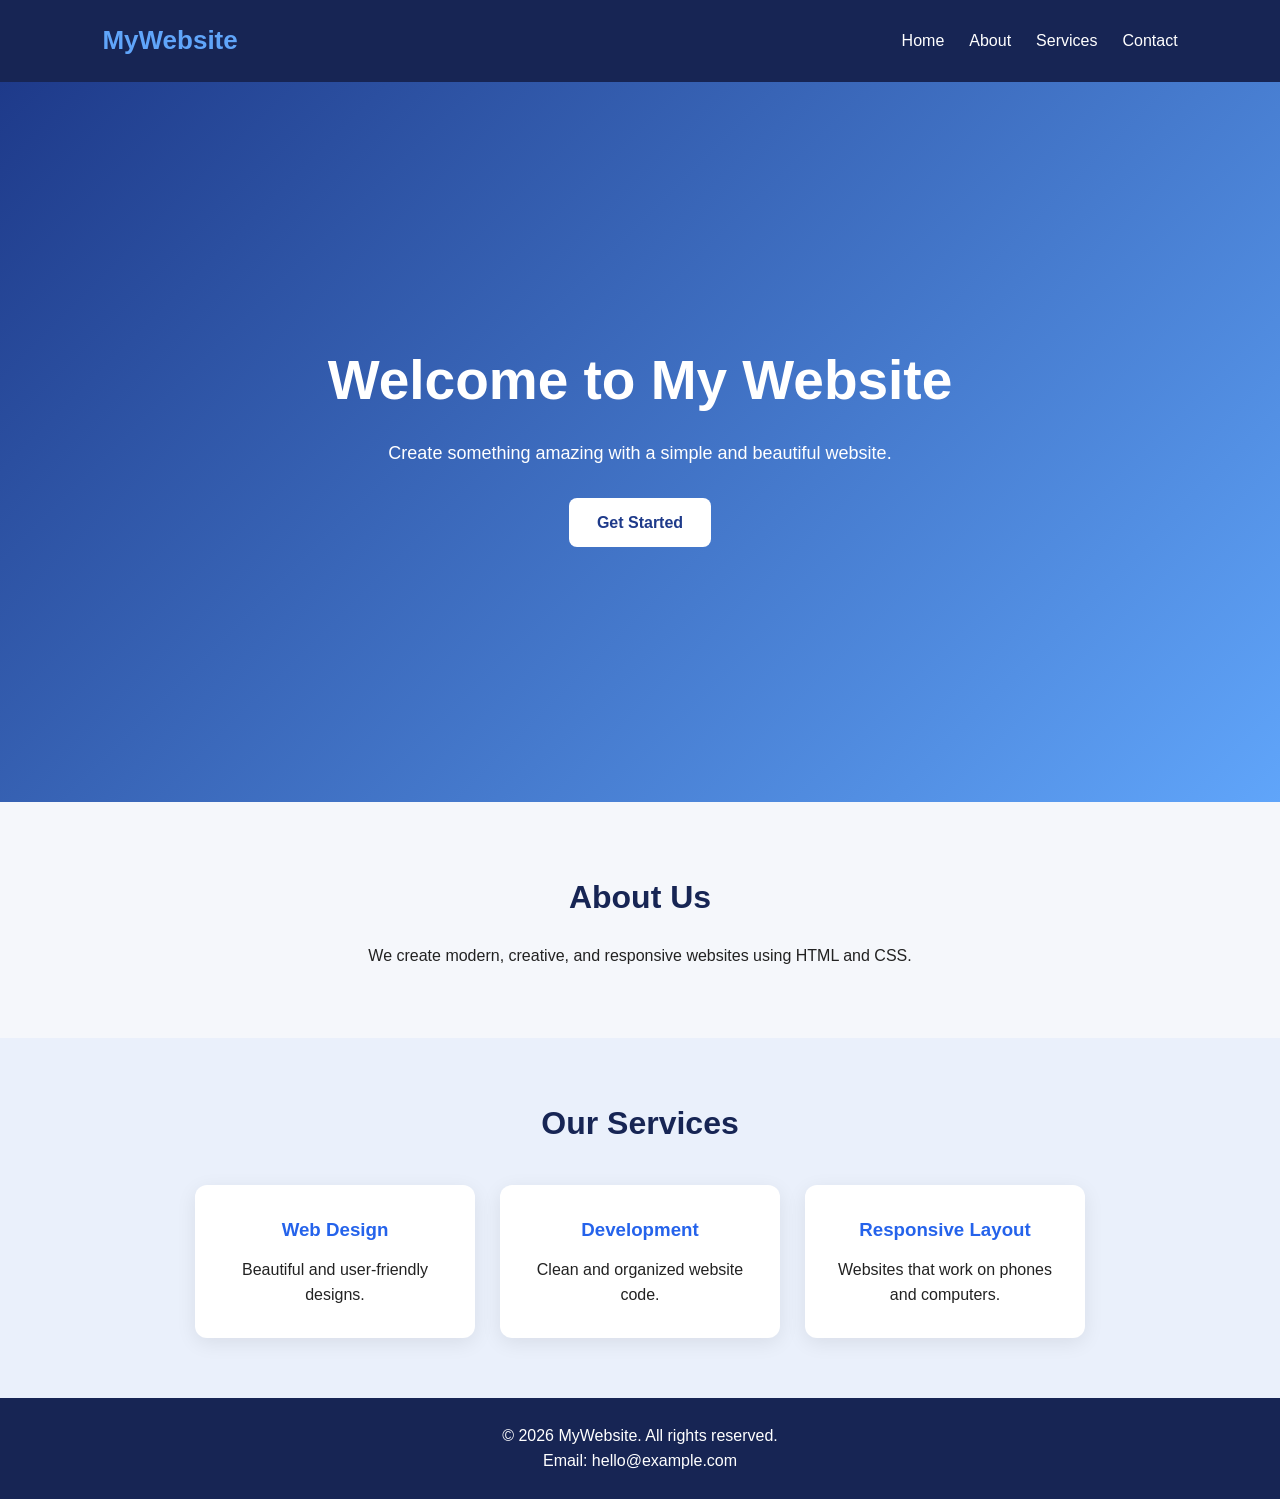
<file: index.html>
<!DOCTYPE html>
<html lang="en">
<head>
    <meta charset="UTF-8">
    <meta name="viewport" content="width=device-width, initial-scale=1.0">
    <title>My Website</title>
    <link rel="stylesheet" href="style.css">
</head>
<body>

    <header>
        <nav class="navbar">
            <h2 class="logo">MyWebsite</h2>

            <ul class="nav-links">
                <li><a href="#home">Home</a></li>
                <li><a href="#about">About</a></li>
                <li><a href="#services">Services</a></li>
                <li><a href="#contact">Contact</a></li>
            </ul>
        </nav>
    </header>

    <section id="home" class="hero">
        <div class="hero-content">
            <h1>Welcome to My Website</h1>
            <p>
                Create something amazing with a
                simple and beautiful website.
            </p>
            <a href="#about" class="btn">Get Started</a>
        </div>
    </section>

    <section id="about" class="about">
        <h2>About Us</h2>
        <p>
            We create modern, creative, and responsive
            websites using HTML and CSS.
        </p>
    </section>

    <section id="services" class="services">
        <h2>Our Services</h2>

        <div class="cards">
            <div class="card">
                <h3>Web Design</h3>
                <p>Beautiful and user-friendly designs.</p>
            </div>

            <div class="card">
                <h3>Development</h3>
                <p>Clean and organized website code.</p>
            </div>

            <div class="card">
                <h3>Responsive Layout</h3>
                <p>Websites that work on phones and computers.</p>
            </div>
        </div>
    </section>

    <footer id="contact">
        <p>&copy; 2026 MyWebsite. All rights reserved.</p>
        <p>Email: hello@example.com</p>
    </footer>

</body>
</html>
</file>
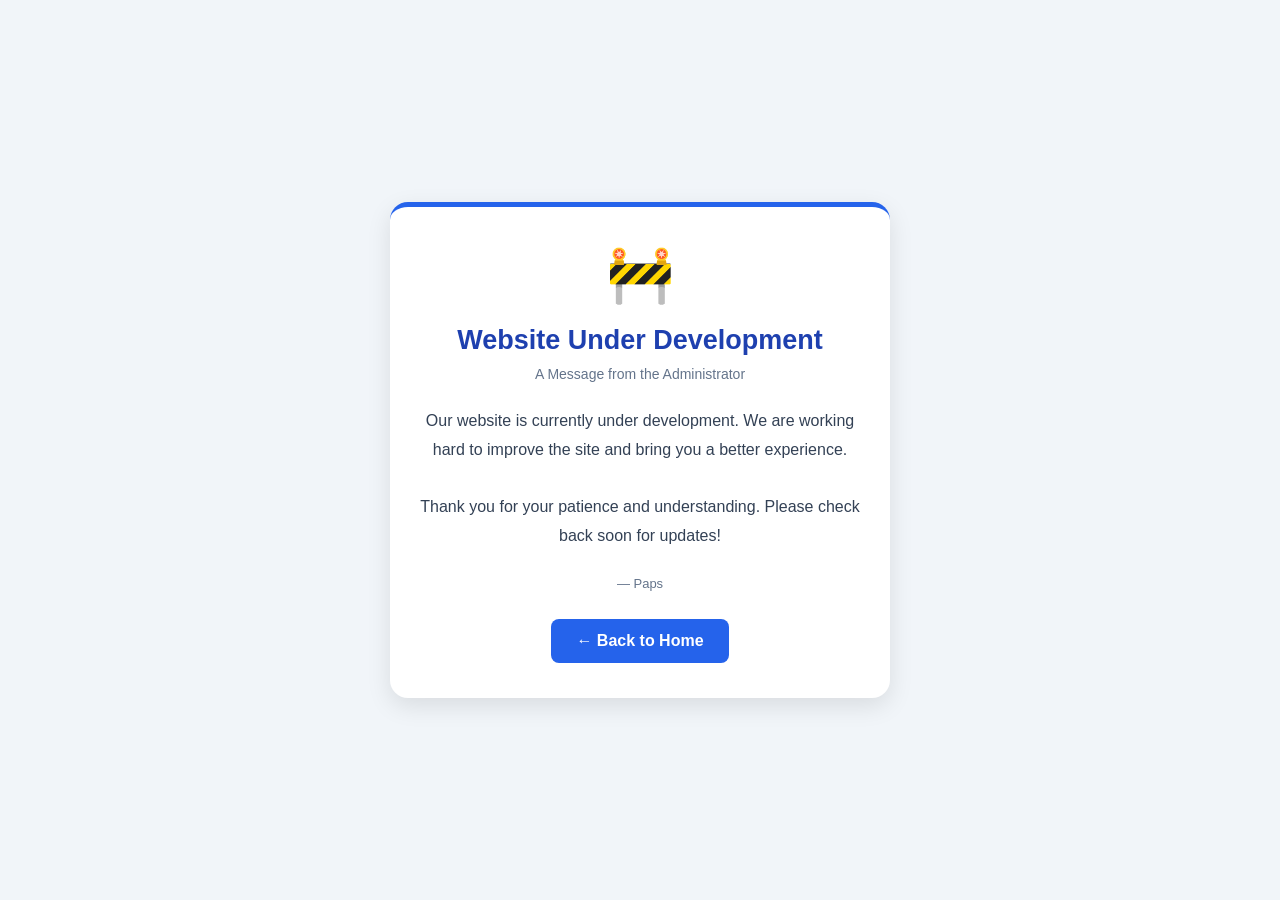
<file: adminmess.html>
<!DOCTYPE html>
<html lang="en">
<head>
  <meta charset="UTF-8">
  <meta name="viewport" content="width=device-width, initial-scale=1.0">
  <title>Website Under Development</title>

  <style>
    * {
      box-sizing: border-box;
    }

    body {
      margin: 0;
      min-height: 100vh;
      display: flex;
      justify-content: center;
      align-items: center;
      padding: 20px;
      font-family: Arial, sans-serif;
      background: #f1f5f9;
    }

    .message-card {
      width: 100%;
      max-width: 500px;
      padding: 35px 25px;
      background: white;
      border-radius: 18px;
      text-align: center;
      box-shadow: 0 8px 25px rgba(0, 0, 0, 0.1);
      border-top: 5px solid #2563eb;
    }

    .icon {
      font-size: 55px;
      margin-bottom: 15px;
    }

    h1 {
      color: #1e40af;
      font-size: 27px;
      margin-bottom: 10px;
    }

    .subtitle {
      color: #64748b;
      font-size: 14px;
      margin-bottom: 25px;
    }

    .message {
      color: #334155;
      font-size: 16px;
      line-height: 1.8;
      margin-bottom: 25px;
    }

    .admin {
      color: #64748b;
      font-size: 13px;
      margin-bottom: 28px;
    }

    .home-btn {
      display: inline-block;
      padding: 13px 25px;
      background: #2563eb;
      color: white;
      text-decoration: none;
      border-radius: 8px;
      font-weight: bold;
      transition: 0.3s;
    }

    .home-btn:hover {
      background: #1d4ed8;
      transform: translateY(-2px);
    }
  </style>
</head>

<body>

  <div class="message-card">
    <div class="icon">🚧</div>

    <h1>Website Under Development</h1>

    <div class="subtitle">A Message from the Administrator</div>

    <div class="message">
      Our website is currently under development.
      We are working hard to improve the site and
      bring you a better experience.

      <br><br>

      Thank you for your patience and understanding.
      Please check back soon for updates!
    </div>

    <div class="admin">
      — Paps
    </div>

    <a href="index.html" class="home-btn">
      ← Back to Home
    </a>
  </div>

</body>
</html>
</file>
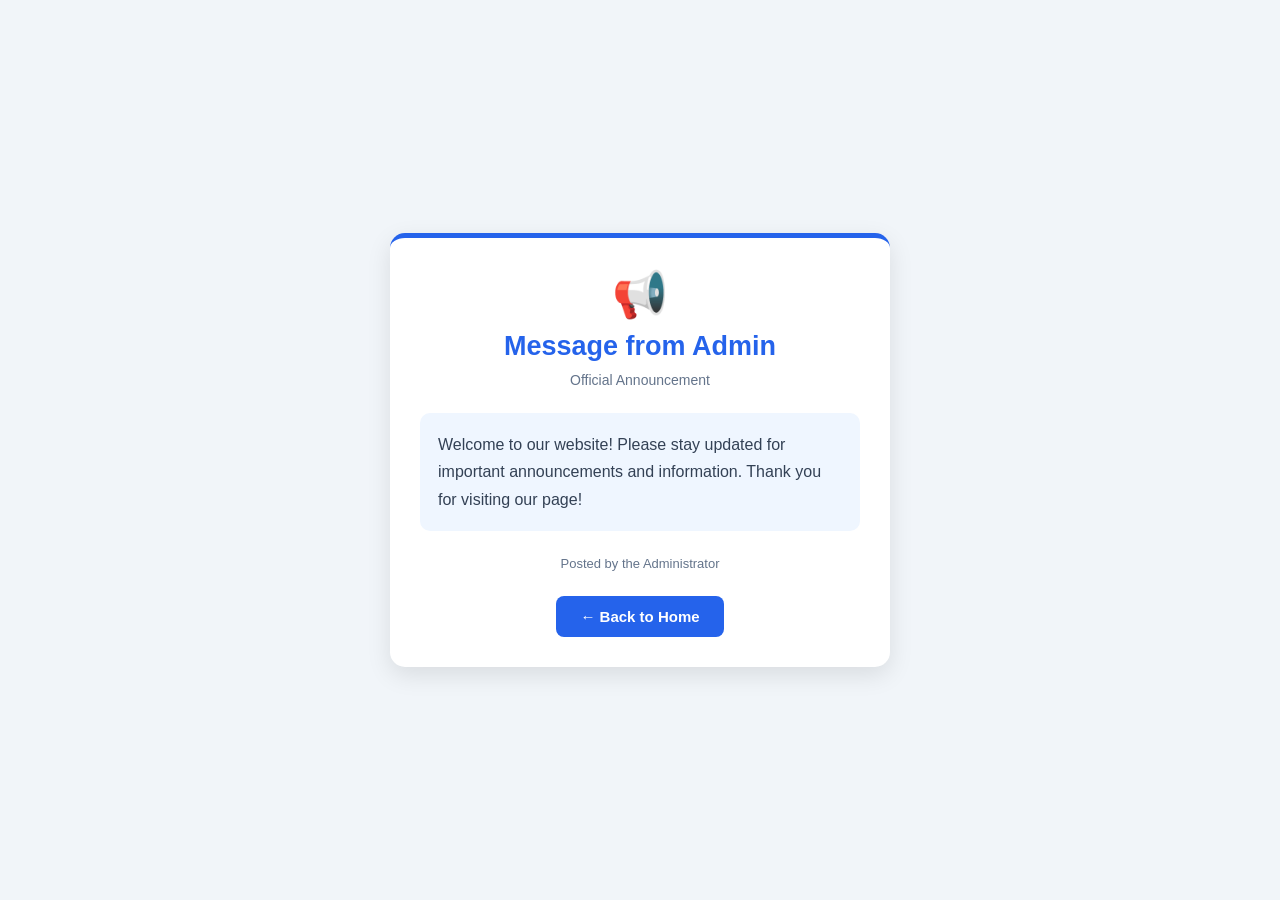
<file: messages.html>
<!DOCTYPE html>
<html lang="en">
<head>
  <meta charset="UTF-8">
  <meta name="viewport" content="width=device-width, initial-scale=1.0">
  <title>Message from Admin</title>

  <style>
    * {
      box-sizing: border-box;
    }

    body {
      margin: 0;
      min-height: 100vh;
      display: flex;
      justify-content: center;
      align-items: center;
      padding: 20px;
      font-family: Arial, sans-serif;
      background: #f1f5f9;
    }

    .admin-message {
      width: 100%;
      max-width: 500px;
      padding: 30px;
      background: white;
      border-radius: 15px;
      border-top: 5px solid #2563eb;
      box-shadow: 0 8px 25px rgba(0, 0, 0, 0.1);
      text-align: center;
    }

    .admin-icon {
      font-size: 45px;
      margin-bottom: 10px;
    }

    h1 {
      color: #2563eb;
      font-size: 27px;
      margin: 10px 0;
    }

    .subtitle {
      color: #64748b;
      font-size: 14px;
    }

    .message {
      margin: 25px 0;
      padding: 18px;
      background: #eff6ff;
      border-radius: 10px;
      color: #334155;
      font-size: 16px;
      line-height: 1.7;
      text-align: left;
    }

    .posted-by {
      color: #64748b;
      font-size: 13px;
      margin-bottom: 25px;
    }

    .home-button {
      display: inline-block;
      padding: 12px 24px;
      background: #2563eb;
      color: white;
      text-decoration: none;
      border-radius: 8px;
      font-size: 15px;
      font-weight: bold;
      transition: background 0.2s;
    }

    .home-button:hover {
      background: #1d4ed8;
    }
  </style>
</head>

<body>

  <main class="admin-message">
    <div class="admin-icon">📢</div>

    <h1>Message from Admin</h1>
    <div class="subtitle">Official Announcement</div>

    <div class="message">
      Welcome to our website! Please stay updated
      for important announcements and information.
      Thank you for visiting our page!
    </div>

    <div class="posted-by">
      Posted by the Administrator
    </div>

    <a href="index.html" class="home-button">
      ← Back to Home
    </a>
  </main>

</body>
</html>
</file>
<file: style.css>
/* General styles */
* {
    margin: 0;
    padding: 0;
    box-sizing: border-box;
    font-family: Arial, sans-serif;
}

html {
    scroll-behavior: smooth;
}

body {
    background: #f5f7fb;
    color: #222;
    line-height: 1.6;
}

/* Navigation bar */
.navbar {
    display: flex;
    justify-content: space-between;
    align-items: center;
    padding: 20px 8%;
    background: #172554;
    color: white;
}

.logo {
    color: #60a5fa;
    font-size: 26px;
}

.nav-links {
    display: flex;
    gap: 25px;
    list-style: none;
}

.nav-links a {
    color: white;
    text-decoration: none;
    transition: color 0.3s;
}

.nav-links a:hover {
    color: #60a5fa;
}

/* Hero section */
.hero {
    min-height: 80vh;
    display: flex;
    justify-content: center;
    align-items: center;
    text-align: center;
    padding: 40px 20px;
    background: linear-gradient(135deg, #1e3a8a, #60a5fa);
    color: white;
}

.hero-content h1 {
    font-size: clamp(32px, 5vw, 55px);
    margin-bottom: 15px;
}

.hero-content p {
    font-size: 18px;
    margin-bottom: 30px;
}

.btn {
    display: inline-block;
    padding: 12px 28px;
    background: white;
    color: #1e3a8a;
    border-radius: 8px;
    text-decoration: none;
    font-weight: bold;
    transition: 0.3s;
}

.btn:hover {
    background: #172554;
    color: white;
    transform: translateY(-3px);
}

/* About section */
.about {
    padding: 70px 10%;
    text-align: center;
}

.about h2,
.services h2 {
    font-size: 32px;
    margin-bottom: 20px;
    color: #172554;
}

/* Services section */
.services {
    padding: 60px 8%;
    text-align: center;
    background: #eaf0fb;
}

.cards {
    display: flex;
    justify-content: center;
    gap: 25px;
    flex-wrap: wrap;
    margin-top: 35px;
}

.card {
    background: white;
    padding: 30px 20px;
    border-radius: 12px;
    width: 280px;
    box-shadow: 0 5px 20px rgba(0, 0, 0, 0.08);
    transition: transform 0.3s;
}

.card:hover {
    transform: translateY(-8px);
}

.card h3 {
    color: #2563eb;
    margin-bottom: 12px;
}

/* Footer */
footer {
    background: #172554;
    color: white;
    text-align: center;
    padding: 25px;
}

/* Mobile responsive design */
@media (max-width: 600px) {
    .navbar {
        flex-direction: column;
        gap: 15px;
    }

    .nav-links {
        gap: 12px;
        flex-wrap: wrap;
        justify-content: center;
    }

    .hero {
        min-height: 65vh;
    }

    .about,
    .services {
        padding: 45px 6%;
    }

    .card {
        width: 100%;
    }
}
</file>
